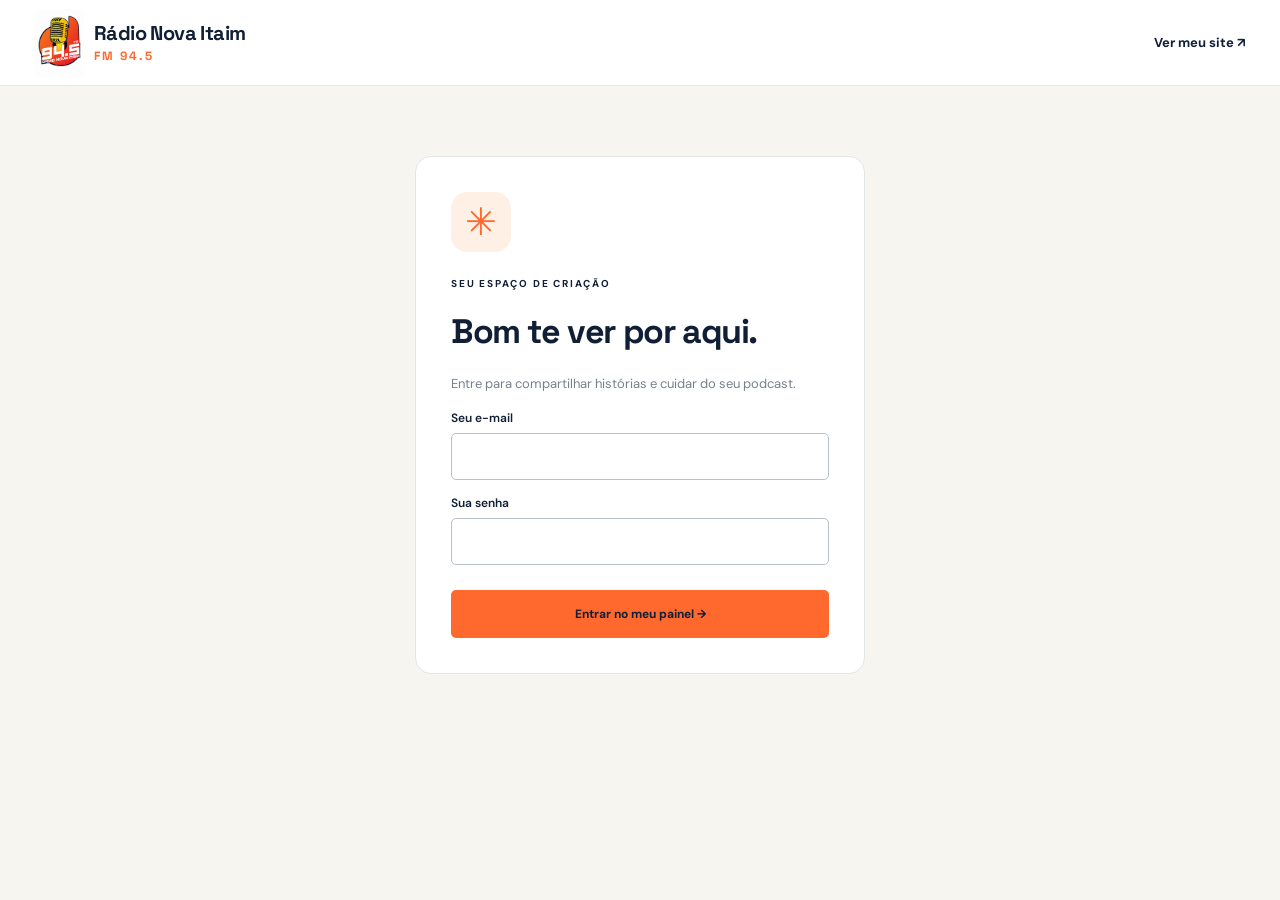
<file: admin.html>
<!doctype html><html lang="pt-BR"><head><meta charset="utf-8"><meta name="viewport" content="width=device-width,initial-scale=1"><meta name="robots" content="noindex,nofollow"><title>Seu podcast — Rádio Nova Itaim FM 94.5</title><link href="https://fonts.googleapis.com/css2?family=DM+Sans:wght@400;500;600;700&family=Space+Grotesk:wght@500;600;700&display=swap" rel="stylesheet"><link rel="stylesheet" href="style.css"><link rel="stylesheet" href="admin.css"></head><body><header class="app-header"><a class="brand" href="index.html"><img class="radio-logo" src="logo-radio-itaim.png" alt="Logotipo Rádio Nova Itaim FM 94.5"><span class="radio-name">Rádio Nova Itaim<span>FM 94.5</span></span></a><div><a href="index.html" class="site-link">Ver meu site ↗</a><button id="logout" class="quiet" hidden>Sair</button></div></header><main class="workspace"><section id="login" class="login-card"><span class="login-icon">✳</span><div class="eyebrow">Seu espaço de criação</div><h1>Bom te ver por aqui.</h1><p>Entre para compartilhar histórias e cuidar do seu podcast.</p><form id="loginForm"><label for="email">Seu e-mail</label><input id="email" type="email" required autocomplete="username"><label for="password">Sua senha</label><input id="password" type="password" required autocomplete="current-password"><button type="submit" class="btn">Entrar no meu painel →</button></form><p id="loginStatus" class="status" role="status"></p></section><section id="dashboard" hidden><div class="welcome"><div><div class="eyebrow">Nos bastidores</div><h1>Vamos colocar uma ideia no ar?</h1><p>Escolha o que você quer compartilhar. A gente te guia pelo caminho.</p></div><span class="welcome-art" aria-hidden="true">✳</span></div><div class="quick-actions"><button class="quick-card" data-new="posts"><span class="quick-icon orange">✎</span><span><strong>Escrever uma matéria</strong><small>Uma ideia, uma história, um novo olhar.</small></span><span>↗</span></button><button class="quick-card" data-new="episodes"><span class="quick-icon yellow">▶</span><span><strong>Adicionar um vídeo</strong><small>Cole o link do YouTube e dê o play.</small></span><span>↗</span></button></div><section class="library"><div class="library-title"><div><h2>Seu conteúdo</h2><p>Veja o que está no ar e organize tudo por aqui.</p></div><button id="refresh" class="quiet">↻ Atualizar</button></div><div class="tab-bar" role="tablist" aria-label="Conteúdos"><button class="nav-tab active" data-tab="posts" role="tab" aria-selected="true">▤ Matérias</button><button class="nav-tab" data-tab="episodes" role="tab" aria-selected="false">▶ Vídeos</button><button class="nav-tab" data-tab="requests" role="tab" aria-selected="false">✉ Pedidos de aluguel</button><button class="nav-tab" data-tab="trash" role="tab" aria-selected="false">♲ Lixeira</button></div><div class="library-tools"><h3 id="listHeading">Matérias no ar</h3><label class="search-label"><span class="sr-only">Buscar nesta seção</span><input id="search" type="search" placeholder="Buscar pelo título…"></label></div><p id="status" role="status" class="status"></p><div id="list" class="content-grid"></div></section></section></main><dialog id="editorDialog" class="editor-dialog"><div class="dialog-top"><span class="eyebrow" id="editorEyebrow">Nova matéria</span><button class="icon-button" id="closeEditor" aria-label="Fechar editor">×</button></div><h2 id="editorHeading">Uma história começa aqui.</h2><p id="editorHint" class="subtle">Escreva no seu ritmo. Antes de publicar, confira como vai ficar.</p><form id="editorForm"><div class="editor-grid"><div><label for="title">Qual é o título?</label><input id="title" maxlength="150" required placeholder="Um título que dá vontade de ler"><label for="category">Sobre o que vamos falar?</label><select id="category"><option>Criatividade</option><option>Cultura</option><option>Conexões</option><option>Bastidores</option></select><div id="bodyField"><label for="body">Conte sua história</label><textarea id="body" maxlength="30000" required placeholder="Comece a escrever aqui…"></textarea><div class="writing-count" id="wordCount">0 palavras</div></div><div id="videoField" hidden><label for="video">Cole o link do YouTube</label><input id="video" type="url" placeholder="https://www.youtube.com/watch?v=…"><p class="note">Pode ser um vídeo, Short ou live. Ele precisa permitir reprodução em outros sites.</p></div></div><aside class="preview-side"><div id="coverField"><label for="cover">Imagem de capa <span class="optional">opcional</span></label><label class="upload-box" for="cover"><span>＋</span><strong>Escolher uma imagem</strong><small>Do seu computador · JPG, PNG ou WebP<br>Até 5 MB</small></label><input class="sr-only" id="cover" type="file" accept="image/jpeg,image/png,image/webp"><div class="file-info" id="fileInfo" hidden><span id="fileName"></span><button type="button" class="quiet" id="removeCover">Remover imagem</button></div><p id="coverStatus" class="status" role="status"></p></div><div class="preview-label">É assim que vai aparecer</div><article class="preview-card"><div id="previewImage" class="preview-image"><span>✳</span></div><div class="preview-copy"><span class="tag" id="previewCategory">Criatividade</span><h3 id="previewTitle">O título da sua próxima história</h3><p id="previewText">Um pedacinho do seu texto vai aparecer aqui.</p></div></article></aside></div><div class="publish-bar"><span id="publishHint">Ao publicar, a matéria ficará visível no seu site.</span><div><button type="button" id="cancelEditor" class="quiet">Cancelar</button><button type="submit" class="btn" id="publishButton">Publicar matéria ↗</button></div></div><p id="formStatus" class="status" role="status"></p></form></dialog><dialog id="confirmDialog" class="confirm-dialog"><span class="confirm-icon">♲</span><h2 id="confirmTitle">Tirar esta publicação do ar?</h2><p id="confirmText"></p><div class="confirm-actions"><button class="quiet" id="cancelAction">Cancelar</button><button class="btn" id="confirmAction">Mover para a lixeira</button></div><p id="actionStatus" role="status" class="status"></p></dialog><script src="config.js"></script><script src="store.js"></script><script src="admin.js"></script></body></html>
</file>
<file: style.css>
:root{--navy:#101f35;--orange:#ff692e;--yellow:#ffcb47;--cream:#f7f5ef;--gray:#69737e}*{box-sizing:border-box}html{scroll-behavior:smooth;scroll-padding-top:30px}body{margin:0;background:var(--cream);color:var(--navy);font-family:'DM Sans',sans-serif}h1,h2,h3,.brand{font-family:'Space Grotesk',sans-serif}a{color:inherit;text-decoration:none}button{font:inherit;cursor:pointer;color:inherit}button:focus-visible,a:focus-visible{outline:3px solid var(--orange);outline-offset:4px}.wrap{max-width:1250px;margin:auto;padding:0 40px}header{height:92px;border-bottom:1px solid #10203420;display:flex;align-items:center;justify-content:space-between}.brand{font-weight:700;font-size:29px;letter-spacing:-1.5px;display:flex;gap:8px;align-items:center}.mark{font-size:36px;letter-spacing:-4px;color:var(--orange)}nav{display:flex;align-items:center;gap:28px;font-size:12px;font-weight:600}.btn{display:inline-flex;align-items:center;justify-content:center;gap:22px;background:var(--orange);padding:15px 22px;border:1px solid transparent;border-radius:5px;font-size:12px;font-weight:700}.dark{background:var(--navy);color:white}.outline{background:transparent;border-color:#10203440}.hero{padding:63px 0;display:grid;grid-template-columns:1fr 1fr;gap:35px;align-items:center}.eyebrow{font-size:10px;letter-spacing:1.8px;text-transform:uppercase;font-weight:700}.dot{display:inline-block;width:7px;height:7px;border-radius:50%;background:var(--orange);margin-right:7px}h1{font-size:clamp(45px,4.9vw,68px);letter-spacing:-3.7px;line-height:1.04;margin:23px 0}h1 span{color:var(--orange)}.lead{font-size:14px;line-height:1.8;color:var(--gray);max-width:390px}.actions{display:flex;gap:10px;margin-top:25px}.tiny{font-size:10px;color:var(--gray);margin-top:23px}.hero-art{height:423px;position:relative;overflow:hidden;border-radius:10px;background:var(--navy)}.hero-art img{width:100%;height:100%;object-fit:cover;filter:brightness(.65)}.shade{position:absolute;inset:0;background:linear-gradient(0deg,#101f35f0,transparent 80%)}.art-tag{position:absolute;top:22px;left:22px;border:1px solid #ffffff65;border-radius:30px;padding:8px 12px;color:white;font-size:9px;letter-spacing:1px}.sticker{position:absolute;right:18px;top:25px;background:var(--yellow);padding:10px;font-size:9px;font-weight:700;border-radius:4px;transform:rotate(6deg)}.art-bottom{position:absolute;bottom:27px;left:28px;right:28px;color:white;display:flex;align-items:center;justify-content:space-between}.art-bottom h3{font-size:25px;margin:8px 0}.art-bottom p{font-size:10px;color:#b8c0ca}.wave{font-size:26px;color:var(--orange);letter-spacing:-3px}.play{width:55px;height:55px;border-radius:50%;background:var(--yellow);display:grid;place-items:center;font-size:19px}.ticker{background:var(--navy);color:white;padding:19px 0;overflow:hidden}.ticker .wrap{display:flex;justify-content:space-between;align-items:center;gap:25px;white-space:nowrap;font-family:'Space Grotesk';font-size:14px}.star{color:var(--yellow);font-size:25px}.section{padding:62px 0}.section-head{display:flex;justify-content:space-between;align-items:end;gap:20px;margin-bottom:27px}h2{font-size:35px;letter-spacing:-1.4px;line-height:1.15;margin:10px 0 0}.text-link{border:0;background:none;border-bottom:1px solid #101f3540;padding:7px 0;font-weight:700;font-size:12px}.filters{display:flex;gap:8px;margin:0 0 25px;flex-wrap:wrap}.chip{border:1px solid #10203425;background:none;padding:8px 16px;border-radius:30px;font-size:11px}.chip.active{background:var(--navy);color:white}.grid{display:grid;grid-template-columns:repeat(3,1fr);gap:24px}.card{background:none;border:0;text-align:left;width:100%;padding:0}.thumb{aspect-ratio:1.7;border-radius:7px;position:relative;overflow:hidden;background:var(--navy)}.thumb img{width:100%;height:100%;object-fit:cover;transition:transform .3s}.card:hover img{transform:scale(1.04)}.mini-play{position:absolute;bottom:12px;right:12px;background:var(--yellow);border-radius:50%;width:33px;height:33px;display:grid;place-items:center;font-size:11px}.tag{color:var(--orange);font-size:9px;letter-spacing:1px;text-transform:uppercase;font-weight:700;margin-top:17px}.card h3{font-size:20px;letter-spacing:-.5px;line-height:1.3;margin:8px 0}.meta{font-size:10px;color:var(--gray)}.card p{font-size:12px;line-height:1.7;color:var(--gray)}.studio{background:var(--navy);color:white;display:grid;grid-template-columns:1fr 1fr;border-radius:10px;overflow:hidden}.studio-image{position:relative;min-height:420px}.studio-image img{position:absolute;inset:0;width:100%;height:100%;object-fit:cover}.studio-copy{padding:45px}.studio .eyebrow{color:var(--yellow)}.studio h2{font-size:40px;margin:19px 0}.studio p{font-size:13px;line-height:1.8;color:#aab5c2}.features{display:grid;grid-template-columns:1fr 1fr;gap:18px;margin:25px 0 30px;font-size:11px}.features span::first-letter{color:var(--yellow)}.demo{position:absolute;top:12px;left:12px;background:#101f35bb;color:white;padding:5px 8px;font-size:8px;letter-spacing:.6px;border-radius:3px}.note{font-size:10px;color:var(--gray)}.contact{margin:0 0 60px;padding:34px 40px;display:flex;align-items:center;justify-content:space-between;gap:20px;background:var(--yellow);border-radius:8px}.contact h2{font-size:28px;margin:0}.contact p{font-size:12px;margin-bottom:0}footer{padding:32px 0 22px;border-top:1px solid #10203420}.foot-top{display:flex;align-items:center;justify-content:space-between;gap:20px}.foot-bottom{border-top:1px solid #10203415;margin-top:30px;padding-top:20px;display:flex;justify-content:space-between;gap:20px;font-size:10px;color:var(--gray)}.empty{padding:30px;background:#eae8e0;border-radius:7px;font-size:13px;grid-column:1/-1}dialog{border:0;border-radius:12px;background:var(--cream);color:var(--navy);padding:30px;max-width:740px;width:calc(100% - 30px);max-height:90vh}dialog::backdrop{background:#08172ac9;backdrop-filter:blur(5px)}.close{float:right;border:0;background:none;font-size:25px}.dialog-title{font-size:29px;margin:8px 0 20px}label{display:block;font-size:12px;font-weight:600;margin:15px 0 7px}input,textarea,select{width:100%;font:inherit;background:white;color:var(--navy);border:1px solid #b9c0c7;padding:12px;border-radius:5px}textarea{min-height:140px;resize:vertical}.row{display:grid;grid-template-columns:1fr 1fr;gap:14px}form .btn{margin-top:20px}.status{font-size:13px;line-height:1.7;margin-top:15px}.article-body{font-size:15px;line-height:1.9;white-space:pre-wrap}.player{width:100%;aspect-ratio:16/9;border:0}.tabs{display:flex;gap:6px;flex-wrap:wrap;margin-bottom:22px}.request{padding:15px 0;border-bottom:1px solid #ccc;font-size:13px;line-height:1.8}button:disabled{opacity:.6;cursor:wait}
@media(max-width:850px){nav{gap:16px}nav a:nth-child(3){display:none}h1{font-size:49px}.hero-art{height:390px}.studio-copy{padding:28px}.studio h2{font-size:32px}.features{grid-template-columns:1fr}.grid{gap:17px}}@media(max-width:620px){.wrap{padding:0 22px}header{height:76px}.brand{font-size:25px}nav a{display:none}nav .btn{padding:11px 14px;font-size:10px}.hero{grid-template-columns:1fr;padding:40px 0;gap:30px}h1{font-size:55px}.hero-art{height:365px}.hero .lead{max-width:100%}.ticker .wrap{justify-content:start}.grid{grid-template-columns:1fr}.card{margin-bottom:15px}.section{padding:42px 0}h2{font-size:29px}.section-head .text-link{max-width:100px;text-align:right}.studio{grid-template-columns:1fr}.studio-image{min-height:270px}.features{grid-template-columns:1fr 1fr}.contact{display:block;padding:28px;margin-bottom:40px}.contact .btn{margin-top:23px}.foot-top{flex-direction:column;align-items:start}.row{grid-template-columns:1fr}.actions .btn{padding:14px 15px;gap:12px}}

[hidden]{display:none!important}.admin-shell{max-width:1000px;margin:auto;padding:35px 24px}.panel{background:white;padding:25px;border:1px solid #10203420;border-radius:10px;margin:25px 0}.admin-item{display:flex;justify-content:space-between;align-items:center;gap:20px;padding:20px 0;border-bottom:1px solid #ddd}.admin-item h3{margin:0 0 7px}.admin-top{display:flex;justify-content:space-between;align-items:center;gap:20px}.login{max-width:450px;margin:70px auto}.error{color:#a32d16}
.brand{gap:10px;letter-spacing:-.6px}.radio-logo{height:68px;width:49px;object-fit:contain;border-radius:5px}.radio-name{font-size:20px;line-height:1.15;display:block}.radio-name>span{display:block;font-size:12px;letter-spacing:2px;color:var(--orange);margin-top:5px}.app-header .brand{min-width:0}@media(max-width:620px){.radio-name{font-size:15px}.radio-name>span{font-size:10px}.radio-logo{height:53px;width:38px}.app-header .site-link{font-size:10px}.app-header .quiet{padding:7px}.brand{gap:7px}nav .btn{padding:10px}}
</file>
<file: admin.css>
body{background:#f6f5f0}.app-header{height:86px;padding:0 max(28px,calc((100vw - 1210px)/2));background:#fff;border-bottom:1px solid #e5e7e7;display:flex;align-items:center;justify-content:space-between}.app-header>div{display:flex;align-items:center;gap:24px}.site-link{font-size:13px;font-weight:700}.quiet{border:0;background:none;padding:10px 13px;font-size:13px;font-weight:600;color:#637184;border-radius:6px}.quiet:hover{background:#eaeef1}.workspace{max-width:1210px;margin:auto;padding:45px 28px 70px}.welcome{display:flex;justify-content:space-between;align-items:center;padding:7px 0 30px}.welcome h1{font-size:40px;letter-spacing:-1.8px;line-height:1.15;margin:13px 0}.welcome p,.library-title p,.subtle{color:#727d87;font-size:14px;line-height:1.7}.welcome-art{font-size:100px;color:var(--orange);padding-right:40px;transform:rotate(12deg)}.quick-actions{display:grid;grid-template-columns:1fr 1fr;gap:22px;margin-bottom:42px}.quick-card{padding:25px;background:#fff;border:1px solid #e2e5e5;border-radius:12px;display:flex;align-items:center;gap:17px;text-align:left;transition:transform .18s,border-color .18s}.quick-card:hover{transform:translateY(-3px);border-color:var(--orange)}.quick-card>span:last-child{margin-left:auto;font-size:22px}.quick-icon{width:54px;height:54px;border-radius:13px;font-size:26px;display:grid;place-items:center;flex-shrink:0}.orange{background:#fff0e6;color:#d95420}.yellow{background:#fff4cc;color:#805d00}.quick-card strong{display:block;font-size:17px;margin-bottom:7px}.quick-card small{color:#77818c;font-size:12px}.library{background:white;border:1px solid #e4e7e7;border-radius:14px;padding:28px}.library-title{display:flex;justify-content:space-between;align-items:center}.library-title h2{font-size:25px;letter-spacing:-.8px;margin:0}.library-title p{font-size:12px;margin:8px 0 23px}.tab-bar{display:flex;border-bottom:1px solid #e7e8e8;gap:22px;overflow:auto}.nav-tab{border:0;border-bottom:3px solid transparent;background:none;padding:13px 2px 17px;white-space:nowrap;font-size:13px;color:#76808b}.nav-tab.active{color:var(--navy);border-bottom-color:var(--orange);font-weight:700}.library-tools{display:flex;align-items:center;justify-content:space-between;gap:20px;margin:24px 0}.library-tools h3{font-size:15px}.search-label{margin:0;width:260px}.search-label input{background:#f7f8f8;border-color:#e6e9e9;padding:10px 14px;font-size:12px}.content-grid{display:grid;grid-template-columns:repeat(3,minmax(0,1fr));gap:20px}.content-card{border:1px solid #e4e7e7;border-radius:10px;overflow:hidden;background:white}.content-image{height:155px;background:#f2eadd;display:grid;place-items:center;overflow:hidden}.content-image img{height:100%;width:100%;object-fit:cover}.content-image>span{font-size:58px;color:var(--orange)}.content-copy{padding:18px}.content-copy h3{font-size:18px;line-height:1.35;letter-spacing:-.4px;margin:10px 0}.content-copy p{font-size:12px;line-height:1.7;color:#7b8590;overflow-wrap:anywhere}.content-footer{display:flex;justify-content:space-between;align-items:center;border-top:1px solid #edf0f0;padding:12px 17px;font-size:10px;color:#7b8590}.remove-button{border:0;background:#fff3ee;color:#aa451e;border-radius:5px;font-size:11px;padding:8px 10px}.restore-button{border:0;background:#ecf6ee;color:#296845;border-radius:5px;font-size:11px;padding:8px 10px}.badge{display:inline-block;background:#edf6f0;color:#37774d;font-size:9px;padding:4px 7px;border-radius:4px}.badge.archived{background:#f0f1f3;color:#6d7580}.empty-state{grid-column:1/-1;text-align:center;padding:50px 20px 55px;background:#fafaf7;border:1px dashed #dde1de;border-radius:10px}.empty-state .empty-icon{font-size:42px;display:block;color:var(--orange)}.empty-state h3{font-size:20px;margin:17px 0 8px}.empty-state p{font-size:13px;color:#79828b;line-height:1.7}.empty-state .btn{margin-top:15px}.request-card{padding:22px;border:1px solid #e4e7e7;border-radius:10px}.request-card h3{font-size:18px}.request-card p{font-size:13px;line-height:1.7;overflow-wrap:anywhere}.request-card a{color:#ad421a;word-break:break-all}.request-date{font-size:12px;background:#fff1cf;padding:8px 10px;border-radius:5px;display:inline-block}.login-card{max-width:450px;background:white;margin:25px auto;padding:35px;border:1px solid #e3e6e6;border-radius:16px}.login-icon{display:grid;place-items:center;width:60px;height:60px;background:#fff0e6;color:var(--orange);font-size:38px;border-radius:16px;margin-bottom:25px}.login-card h1{font-size:34px;letter-spacing:-1.4px;line-height:1.1}.login-card p{font-size:13px;color:#77818c;line-height:1.7}.login-card .btn{width:100%;margin-top:25px}.editor-dialog{max-width:1040px;padding:30px 35px}.dialog-top{display:flex;align-items:center;justify-content:space-between}.icon-button{border:0;background:#eceeea;width:32px;height:32px;border-radius:50%;font-size:22px}.editor-dialog h2{font-size:30px;margin:15px 0 8px}.editor-dialog .subtle{margin-top:0}.editor-grid{display:grid;grid-template-columns:1.3fr 1fr;gap:35px}.editor-grid label{margin-top:20px}.editor-grid input,.editor-grid textarea,.editor-grid select{border-color:#dce1e2;font-size:14px;padding:13px;border-radius:7px}.editor-grid textarea{min-height:280px;line-height:1.8}.writing-count{font-size:11px;color:#7e8891;text-align:right;margin-top:7px}.preview-side{background:#f0f1eb;padding:0 22px 24px;border-radius:10px;margin-top:10px}.optional{font-weight:400;color:#89919a;font-size:11px;margin-left:7px}.upload-box{display:flex;flex-direction:column;align-items:center;justify-content:center;border:1px dashed #c2c9c6;background:#fafbf8;padding:22px 12px;cursor:pointer;border-radius:8px;gap:9px;text-align:center}.upload-box>span{font-size:24px;color:var(--orange)}.upload-box strong{font-size:12px}.upload-box small{font-size:10px;color:#8a9298;line-height:1.8}.upload-box:focus-within{outline:2px solid var(--orange)}.file-info{font-size:11px;margin-top:10px;word-break:break-all}.preview-label{font-size:10px;letter-spacing:1px;text-transform:uppercase;color:#7d888b;margin:25px 0 12px}.preview-card{border-radius:8px;overflow:hidden;background:white;border:1px solid #e1e5e1}.preview-image{aspect-ratio:1.7;background:#ede5d7;display:grid;place-items:center}.preview-image>span{font-size:55px;color:var(--orange)}.preview-image img{width:100%;height:100%;aspect-ratio:1.7;object-fit:cover}.preview-copy{padding:0 18px 18px}.preview-copy h3{font-size:18px;line-height:1.4;overflow-wrap:anywhere}.preview-copy p{font-size:12px;color:#7c8790;line-height:1.6;overflow-wrap:anywhere}.publish-bar{border-top:1px solid #e0e4e1;margin-top:28px;padding-top:22px;display:flex;justify-content:space-between;align-items:center;gap:20px}.publish-bar>span{font-size:11px;color:#7d8790}.publish-bar>div{display:flex;gap:10px;align-items:center}.confirm-dialog{max-width:470px;text-align:center;padding:35px}.confirm-icon{font-size:45px;color:var(--orange)}.confirm-dialog h2{font-size:27px}.confirm-dialog p{color:#7c8690;font-size:14px;line-height:1.7;overflow-wrap:anywhere}.confirm-actions{display:flex;justify-content:center;gap:14px;margin-top:24px}.status:empty{display:none}.status{color:#315b4a}.status.error{color:#a43a20}.sr-only{position:absolute;width:1px;height:1px;padding:0;margin:-1px;overflow:hidden;clip:rect(0,0,0,0);white-space:nowrap;border:0}input:focus,textarea:focus,select:focus{outline:2px solid #ff692e70;outline-offset:2px}.preview-side:has(#cover:focus-visible) .upload-box{outline:2px solid var(--orange)}
@media(max-width:850px){.content-grid{grid-template-columns:1fr 1fr}.welcome h1{font-size:33px}.welcome-art{font-size:75px}.quick-card{padding:20px}.quick-card small{font-size:11px}.editor-grid{gap:20px}.editor-dialog{padding:25px}}@media(max-width:600px){.app-header{padding:0 20px;height:74px}.app-header .brand{font-size:23px}.app-header>div{gap:5px}.site-link{font-size:11px}.workspace{padding:30px 17px}.welcome h1{font-size:30px}.welcome-art{display:none}.welcome p{font-size:13px}.quick-actions{grid-template-columns:1fr;gap:12px;margin-bottom:28px}.quick-card{padding:18px}.library{padding:20px 15px}.tab-bar{gap:20px}.library-tools{align-items:start;flex-direction:column;gap:4px}.search-label{width:100%}.content-grid{grid-template-columns:1fr}.content-image{height:185px}.editor-grid{grid-template-columns:1fr}.preview-side{padding-bottom:20px}.editor-dialog{padding:23px 18px}.editor-dialog h2{font-size:26px}.publish-bar{align-items:start;flex-direction:column}.publish-bar>div{width:100%;justify-content:space-between}.login-card{margin:10px 0;padding:27px}.confirm-dialog{padding:28px 20px}.confirm-actions{gap:5px}}

.request-actions{display:flex;align-items:center;justify-content:space-between;gap:10px;border-top:1px solid #edf0f0;margin-top:18px;padding-top:15px;flex-wrap:wrap}.badge.declined{background:#fff0e6;color:#a43a20}
</file>
